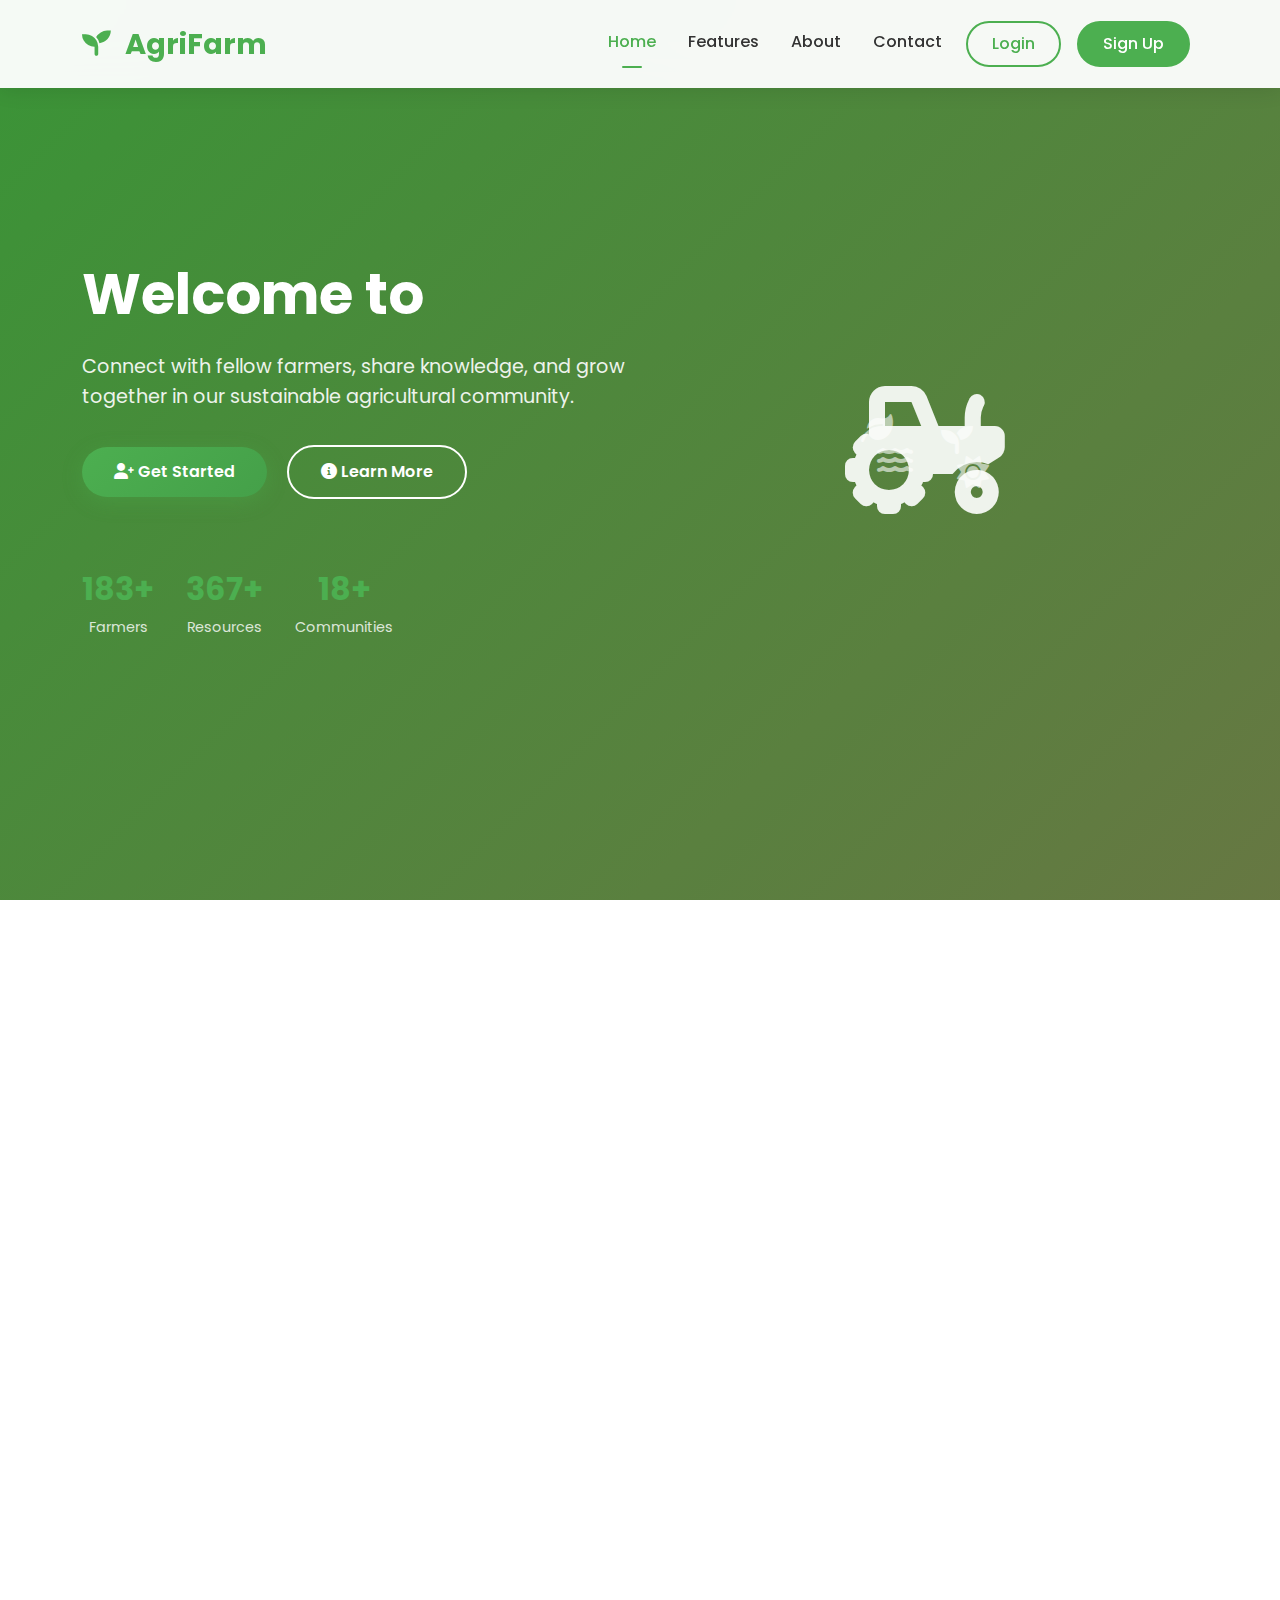
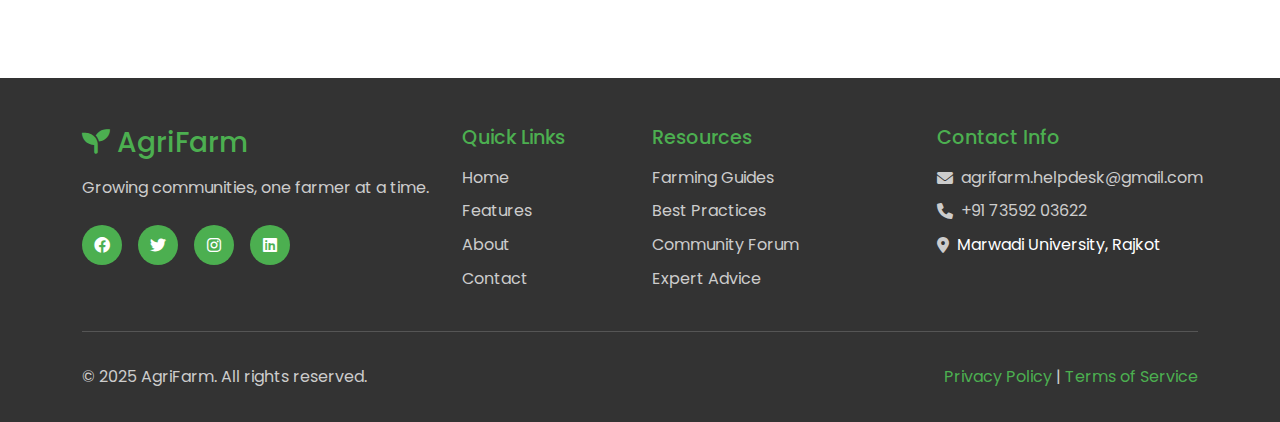
<file: home_pages/index.html>
<!DOCTYPE html>
<html lang="en">
<head>
    <meta charset="UTF-8">
    <meta name="viewport" content="width=device-width, initial-scale=1.0">
    <title>AgriFarm - Home</title>
    <link href="https://cdn.jsdelivr.net/npm/bootstrap@5.3.0/dist/css/bootstrap.min.css" rel="stylesheet">
    <link href="https://fonts.googleapis.com/css2?family=Poppins:wght@300;400;500;600;700&display=swap" rel="stylesheet">
    <link rel="stylesheet" href="https://cdnjs.cloudflare.com/ajax/libs/font-awesome/6.0.0/css/all.min.css">
    <link rel="stylesheet" href="home.css">
</head>
<body>
    <nav class="navbar navbar-expand-lg fixed-top">
        <div class="container">
            <a class="navbar-brand" href="index.html">
                <i class="fas fa-seedling"></i> AgriFarm
            </a>
            <button class="navbar-toggler" type="button" data-bs-toggle="collapse" data-bs-target="#navbarNav">
                <span class="navbar-toggler-icon"></span>
            </button>
            <div class="collapse navbar-collapse" id="navbarNav">
                <ul class="navbar-nav ms-auto">
                    <li class="nav-item">
                        <a class="nav-link active" href="index.html">Home</a>
                    </li>
                    
                    <li class="nav-item">
                        <a class="nav-link" href="features.html">Features</a>
                    </li>
                    <li class="nav-item">
                        <a class="nav-link" href="about.html">About</a>
                    </li>
                    <li class="nav-item">
                        <a class="nav-link" href="contact.html">Contact</a>
                    </li>
                   
                    <li class="nav-item">
                        <a class="nav-link btn-login" href="../buyer_farmer-dashboard/login/Login.html">Login</a>
                    </li>
                    <li class="nav-item">
                        <a class="nav-link btn-signup" href="../buyer_farmer-dashboard/login/Registration.html">Sign Up</a>
                    </li>
                </ul>
            </div>
        </div>
    </nav>

    <section id="home" class="hero">

        <div class="container">
            <div class="row align-items-center min-vh-100">
                <div class="col-lg-6">
                    <div class="hero-content">
                        <h1 class="hero-title">
                            Welcome to <span class="highlight">AgriFarm</span>
                        </h1>
                        <p class="hero-subtitle">
                            Connect with fellow farmers, share knowledge, and grow together in our sustainable agricultural community.
                        </p>
                        <div class="hero-buttons">
                            <a href="../buyer_farmer-dashboard/login/Registration.html" class="btn btn-primary">
                                <i class="fas fa-user-plus"></i> Get Started
                            </a>
                            <a href="features.html" class="btn btn-outline">
                                <i class="fas fa-info-circle"></i> Learn More
                            </a>
                        </div>
                        <div class="hero-stats">
                            <div class="stat-item">
                                <span class="stat-number">500+</span>
                                <span class="stat-label">Farmers</span>
                            </div>
                            <div class="stat-item">
                                <span class="stat-number">1000+</span>
                                <span class="stat-label">Resources</span>
                            </div>
                            <div class="stat-item">
                                <span class="stat-number">50+</span>
                                <span class="stat-label">Communities</span>
                            </div>
                        </div>
                    </div>
                </div>
                <div class="col-lg-6">
                    <div class="hero-image">
                        <div class="image-container">
                            <i class="fas fa-tractor main-icon"></i>
                            <div class="floating-icons">
                                <i class="fas fa-leaf icon-1"></i>
                                <i class="fas fa-seedling icon-2"></i>
                                <i class="fas fa-water icon-3"></i>
                                <i class="fas fa-sun icon-4"></i>
                            </div>
                        </div>
                    </div>
                </div>
            </div>
        </div>
    </section>

    <section id="our-products" class="products-grid">
        <div class="container">
            <div class="section-header text-center">
                <h2>Our Products</h2>
                <p>Explore approved products uploaded by our farmers</p>
            </div>
            <div class="row g-4" id="our-products-list">
            </div>

            <div class="products-ticker mt-4">
                <div class="section-header text-center" style="margin-bottom:1.5rem;">
                    <h3 style="font-size:1.5rem;">Fresh Arrivals</h3>
                </div>
                <div class="ticker-viewport" id="productsTicker">
                    <div class="ticker-track" id="productsTickerTrack">
                        <!-- Edit these cards: replace src and name. Duplicate to add more. -->
                        <div class="ticker-card">
                            <div class="media"><img src="../images/wheat.png" alt="Sample Product 1"></div>
                            <div class="body">Wheat</div>
                        </div>
                        <div class="ticker-card">
                            <div class="media"><img src="../images/rice.png" alt="Sample Product 2"></div>
                            <div class="body">Rice</div>
                        </div>
                        <div class="ticker-card">
                            <div class="media"><img src="../images/juvar.png" alt="Sample Product 3"></div>
                            <div class="body">Juvar </div>
                        </div>

                        <div class="ticker-card">
                            <div class="media"><img src="../images/juvar.png" alt="Sample Product 3"></div>
                            <div class="body">Juvar </div>
                        </div>
                    </div>
                </div>
            </div>

            <div class="product-shelf mt-5">
                <div class="section-header d-flex align-items-center justify-content-between">
                    <h3 style="font-size:1.6rem; margin:0;">Top Deals</h3>
                    <div class="shelf-controls">
                        <button class="shelf-btn prev" id="shelfPrev" aria-label="Previous"><i class="fas fa-chevron-left"></i></button>
                        <button class="shelf-btn next" id="shelfNext" aria-label="Next"><i class="fas fa-chevron-right"></i></button>
                    </div>
                </div>
                <div class="shelf-viewport" id="dealShelf">
                    <div class="shelf-track" id="dealShelfTrack">
                        <!-- Cards will be injected from products_api.php -->
                    </div>
                </div>
            </div>
        </div>
    </section>

    <footer class="footer">
        <div class="container">
            <div class="row">
                <div class="col-lg-4">
                    <div class="footer-brand">
                        <h3><i class="fas fa-seedling"></i> AgriFarm</h3>
                        <p>Growing communities, one farmer at a time.</p>
                        <div class="social-links">
                            <a href="https://www.facebook.com/share/1HkR8s369g/"><i class="fab fa-facebook"></i></a>
                            <a href="https://x.com/FarmAgri92459"><i class="fab fa-twitter"></i></a>
                            <a href="https://www.instagram.com/agri_farm.2025?igsh=MXJzNXpqMTY2N241OA=="><i class="fab fa-instagram"></i></a>
                            <a href="https://www.linkedin.com/in/agri-farm-13820139a?utm_source=share&utm_campaign=share_via&utm_content=profile&utm_medium=android_app"><i class="fab fa-linkedin"></i></a>
                        </div>
                    </div>
                </div>
                <div class="col-lg-2">
                    <h4>Quick Links</h4>
                    <ul class="footer-links">
                        <li><a href="index.html">Home</a></li>
                        <li><a href="features.html">Features</a></li>
                        <li><a href="about.html">About</a></li>
                        <li><a href="contact.html">Contact</a></li>
                    </ul>
                </div>
                <div class="col-lg-3">
                    <h4>Resources</h4>
                    <ul class="footer-links">
                        <li><a href="#">Farming Guides</a></li>
                        <li><a href="#">Best Practices</a></li>
                        <li><a href="#">Community Forum</a></li>
                        <li><a href="#">Expert Advice</a></li>
                    </ul>
                </div>
                <div class="col-lg-3">
                    <h4>Contact Info</h4>
                    <div class="contact-info">
                        <p><i class="fas fa-envelope"></i> agrifarm.helpdesk@gmail.com</p>
                        <p><i class="fas fa-phone"></i> +91 73592 03622</p>
                        <p><i class="fas fa-map-marker-alt"></i><a href="https://www.google.com/maps/dir/?api=1&destination=Marwadi+University+Rajkot+Morbi+Road+Gujarat+India" style=" text-decoration: none;color: white;"> Marwadi University, Rajkot</a></p>
                    </div>
                </div>
            </div>
            <div class="footer-bottom">
                <div class="row">
                    <div class="col-md-6">
                        <p>&copy; 2025 AgriFarm. All rights reserved.</p>
                    </div>
                    <div class="col-md-6 text-end">
                        <p><a href="#">Privacy Policy</a> | <a href="#">Terms of Service</a></p>
                    </div>
                </div>
            </div>
        </div>
    </footer>

    <script src="https://cdn.jsdelivr.net/npm/bootstrap@5.3.0/dist/js/bootstrap.bundle.min.js"></script>
    <script src="home.js"></script>
</body>
</html>
</file>
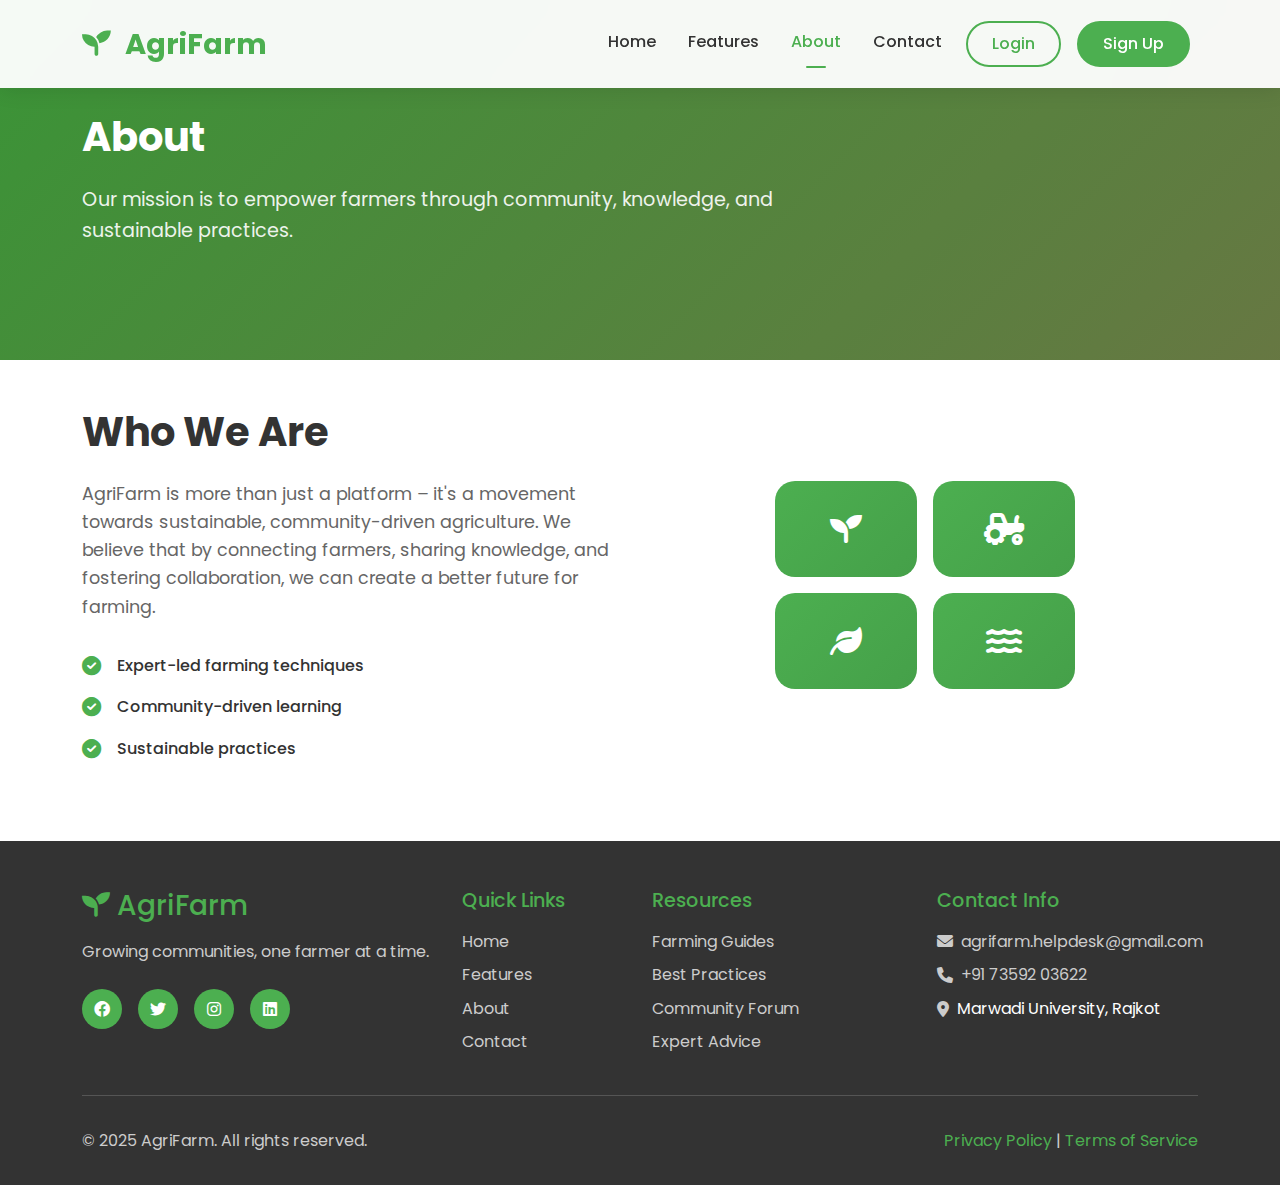
<file: home_pages/about.html>
<!DOCTYPE html>
<html lang="en">
<head>
    <meta charset="UTF-8">
    <meta name="viewport" content="width=device-width, initial-scale=1.0">
    <title>AgriFarm - About</title>
    <link href="https://cdn.jsdelivr.net/npm/bootstrap@5.3.0/dist/css/bootstrap.min.css" rel="stylesheet">
    <link href="https://fonts.googleapis.com/css2?family=Poppins:wght@300;400;500;600;700&display=swap" rel="stylesheet">
    <link rel="stylesheet" href="https://cdnjs.cloudflare.com/ajax/libs/font-awesome/6.0.0/css/all.min.css">
    <link rel="stylesheet" href="home.css">
</head>
<body>
    <nav class="navbar navbar-expand-lg fixed-top">
        <div class="container">
            <a class="navbar-brand" href="index.html">
                <i class="fas fa-seedling"></i> AgriFarm
            </a>
            <button class="navbar-toggler" type="button" data-bs-toggle="collapse" data-bs-target="#navbarNav">
                <span class="navbar-toggler-icon"></span>
            </button>
            <div class="collapse navbar-collapse" id="navbarNav">
                <ul class="navbar-nav ms-auto">
                    <li class="nav-item">
                        <a class="nav-link" href="index.html">Home</a>
                    </li>
                    <li class="nav-item">
                        <a class="nav-link" href="features.html">Features</a>
                    </li>
                    <li class="nav-item">
                        <a class="nav-link active" href="about.html">About</a>
                    </li>
                    <li class="nav-item">
                        <a class="nav-link" href="contact.html">Contact</a>
                    </li>
                    <li class="nav-item">
                        <a class="nav-link btn-login" href="../buyer_farmer-dashboard/login/Login.html">Login</a>
                    </li>
                    <li class="nav-item">
                        <a class="nav-link btn-signup" href="../buyer_farmer-dashboard/login/Registration.html">Sign Up</a>
                    </li>
                </ul>
            </div>
        </div>
    </nav>

    <section class="hero" style="min-height: 40vh; padding: 6rem 0 4rem;">
        <div class="container">
            <div class="row align-items-center">
                <div class="col-lg-8">
                    <div class="hero-content">
                        <h1 class="hero-title" style="font-size: 2.5rem;">
                            About <span class="highlight">AgriFarm</span>
                        </h1>
                        <p class="hero-subtitle">Our mission is to empower farmers through community, knowledge, and sustainable practices.</p>
                    </div>
                </div>
            </div>
        </div>
    </section>

    <section class="about" style="padding-top: 3rem;">
        <div class="container">
            <div class="row align-items-center">
                <div class="col-lg-6">
                    <div class="about-content">
                        <h2>Who We Are</h2>
                        <p>AgriFarm is more than just a platform – it's a movement towards sustainable, community-driven agriculture. We believe that by connecting farmers, sharing knowledge, and fostering collaboration, we can create a better future for farming.</p>
                        <div class="about-features">
                            <div class="about-feature">
                                <i class="fas fa-check-circle"></i>
                                <span>Expert-led farming techniques</span>
                            </div>
                            <div class="about-feature">
                                <i class="fas fa-check-circle"></i>
                                <span>Community-driven learning</span>
                            </div>
                            <div class="about-feature">
                                <i class="fas fa-check-circle"></i>
                                <span>Sustainable practices</span>
                            </div>
                        </div>
                    </div>
                </div>
                <div class="col-lg-6">
                    <div class="about-image">
                        <div class="image-grid">
                            <div class="grid-item"><i class="fas fa-seedling"></i></div>
                            <div class="grid-item"><i class="fas fa-tractor"></i></div>
                            <div class="grid-item"><i class="fas fa-leaf"></i></div>
                            <div class="grid-item"><i class="fas fa-water"></i></div>
                        </div>
                    </div>
                </div>
            </div>
        </div>
    </section>

    <footer class="footer">
        <div class="container">
            <div class="row">
                <div class="col-lg-4">
                    <div class="footer-brand">
                        <h3><i class="fas fa-seedling"></i> AgriFarm</h3>
                        <p>Growing communities, one farmer at a time.</p>
                        <div class="social-links">
                            <a href="https://www.facebook.com/share/1HkR8s369g/"><i class="fab fa-facebook"></i></a>
                            <a href="https://x.com/FarmAgri92459"><i class="fab fa-twitter"></i></a>
                            <a href="https://www.instagram.com/agri_farm.2025?igsh=MXJzNXpqMTY2N241OA=="><i class="fab fa-instagram"></i></a>
                            <a href="https://www.linkedin.com/in/agri-farm-13820139a?utm_source=share&utm_campaign=share_via&utm_content=profile&utm_medium=android_app"><i class="fab fa-linkedin"></i></a>
                        </div>
                    </div>
                </div>
                <div class="col-lg-2">
                    <h4>Quick Links</h4>
                    <ul class="footer-links">
                        <li><a href="index.html">Home</a></li>
                        <li><a href="features.html">Features</a></li>
                        <li><a href="about.html">About</a></li>
                        <li><a href="contact.html">Contact</a></li>
                    </ul>
                </div>
                <div class="col-lg-3">
                    <h4>Resources</h4>
                    <ul class="footer-links">
                        <li><a href="#">Farming Guides</a></li>
                        <li><a href="#">Best Practices</a></li>
                        <li><a href="#">Community Forum</a></li>
                        <li><a href="#">Expert Advice</a></li>
                    </ul>
                </div>
                <div class="col-lg-3">
                    <h4>Contact Info</h4>
                    <div class="contact-info">
                        <p><i class="fas fa-envelope"></i> agrifarm.helpdesk@gmail.com</p>
                        <p><i class="fas fa-phone"></i> +91 73592 03622</p>
                        <p><i class="fas fa-map-marker-alt"></i><a href="https://www.google.com/maps/dir/?api=1&destination=Marwadi+University+Rajkot+Morbi+Road+Gujarat+India" style=" text-decoration: none;color: white;"> Marwadi University, Rajkot</a></p>
                    </div>
                </div>
            </div>
            <div class="footer-bottom">
                <div class="row">
                    <div class="col-md-6">
                        <p>&copy; 2025 AgriFarm. All rights reserved.</p>
                    </div>
                    <div class="col-md-6 text-end">
                        <p><a href="#">Privacy Policy</a> | <a href="#">Terms of Service</a></p>
                    </div>
                </div>
            </div>
        </div>
    </footer>

    <script src="https://cdn.jsdelivr.net/npm/bootstrap@5.3.0/dist/js/bootstrap.bundle.min.js"></script>
    <script src="home.js"></script>
</body>
</html>
</file>
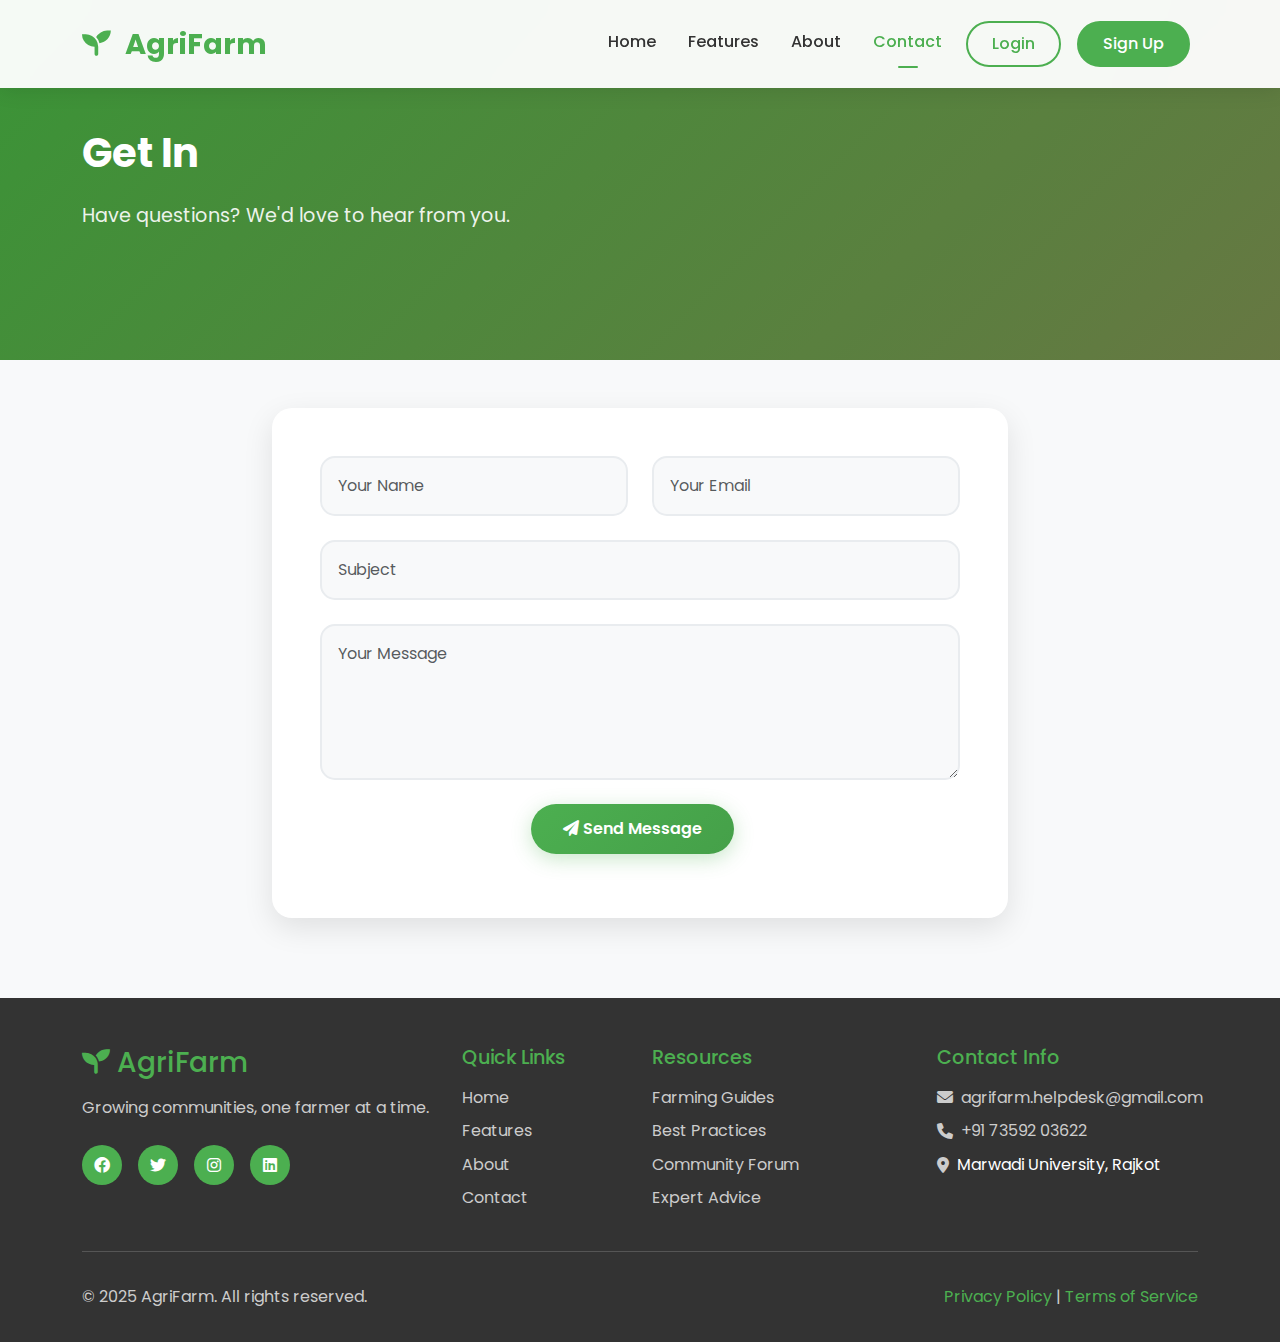
<file: home_pages/contact.html>
<!DOCTYPE html>
<html lang="en">
<head>
    <meta charset="UTF-8">
    <meta name="viewport" content="width=device-width, initial-scale=1.0">
    <title>AgriFarm - Contact</title>
    <link href="https://cdn.jsdelivr.net/npm/bootstrap@5.3.0/dist/css/bootstrap.min.css" rel="stylesheet">
    <link href="https://fonts.googleapis.com/css2?family=Poppins:wght@300;400;500;600;700&display=swap" rel="stylesheet">
    <link rel="stylesheet" href="https://cdnjs.cloudflare.com/ajax/libs/font-awesome/6.0.0/css/all.min.css">
    <link rel="stylesheet" href="home.css">
</head>
<body>
    <nav class="navbar navbar-expand-lg fixed-top">
        <div class="container">
            <a class="navbar-brand" href="index.html">
                <i class="fas fa-seedling"></i> AgriFarm
            </a>
            <button class="navbar-toggler" type="button" data-bs-toggle="collapse" data-bs-target="#navbarNav">
                <span class="navbar-toggler-icon"></span>
            </button>
            <div class="collapse navbar-collapse" id="navbarNav">
                <ul class="navbar-nav ms-auto">
                    <li class="nav-item">
                        <a class="nav-link" href="index.html">Home</a>
                    </li>
                    <li class="nav-item">
                        <a class="nav-link" href="features.html">Features</a>
                    </li>
                    <li class="nav-item">
                        <a class="nav-link" href="about.html">About</a>
                    </li>
                    <li class="nav-item">
                        <a class="nav-link active" href="contact.html">Contact</a>
                    </li>
                  <li class="nav-item">
                        <a class="nav-link btn-login" href="../buyer_farmer-dashboard/login/Login.html">Login</a>
                    </li>
                    <li class="nav-item">
                        <a class="nav-link btn-signup" href="../buyer_farmer-dashboard/login/Registration.html">Sign Up</a>
                    </li>
                </ul>
            </div>
        </div>
    </nav>

    <section class="hero" style="min-height: 40vh; padding: 6rem 0 4rem;">
        <div class="container">
            <div class="row align-items-center">
                <div class="col-lg-8">
                    <div class="hero-content">
                        <h1 class="hero-title" style="font-size: 2.5rem;">
                            Get In <span class="highlight">Touch</span>
                        </h1>
                        <p class="hero-subtitle">Have questions? We'd love to hear from you.</p>
                    </div>
                </div>
            </div>
        </div>
    </section>

    <section class="contact" style="padding-top: 3rem;">
        <div class="container">
            <div class="row justify-content-center">
                <div class="col-lg-8">
                    <div class="contact-form">
                        <form>
                            <div class="row">
                                <div class="col-md-6">
                                    <div class="form-group">
                                        <input type="text" class="form-control" placeholder="Your Name" required>
                                    </div>
                                </div>
                                <div class="col-md-6">
                                    <div class="form-group">
                                        <input type="email" class="form-control" placeholder="Your Email" required>
                                    </div>
                                </div>
                            </div>
                            <div class="form-group">
                                <input type="text" class="form-control" placeholder="Subject" required>
                            </div>
                            <div class="form-group">
                                <textarea class="form-control" rows="5" placeholder="Your Message" required></textarea>
                            </div>
                            <div class="text-center">
                                <button type="submit" class="btn btn-primary">
                                    <i class="fas fa-paper-plane"></i> Send Message
                                </button>
                            </div>
                        </form>
                    </div>
                </div>
            </div>
        </div>
    </section>

    <footer class="footer">
        <div class="container">
            <div class="row">
                <div class="col-lg-4">
                    <div class="footer-brand">
                        <h3><i class="fas fa-seedling"></i> AgriFarm</h3>
                        <p>Growing communities, one farmer at a time.</p>
                        <div class="social-links">
                            <a href="https://www.facebook.com/share/1HkR8s369g/"><i class="fab fa-facebook"></i></a>
                            <a href="https://x.com/FarmAgri92459"><i class="fab fa-twitter"></i></a>
                            <a href="https://www.instagram.com/agri_farm.2025?igsh=MXJzNXpqMTY2N241OA=="><i class="fab fa-instagram"></i></a>
                            <a href="https://www.linkedin.com/in/agri-farm-13820139a?utm_source=share&utm_campaign=share_via&utm_content=profile&utm_medium=android_app"><i class="fab fa-linkedin"></i></a>
                        </div>
                    </div>
                </div>
                <div class="col-lg-2">
                    <h4>Quick Links</h4>
                    <ul class="footer-links">
                        <li><a href="index.html">Home</a></li>
                        <li><a href="features.html">Features</a></li>
                        <li><a href="about.html">About</a></li>
                        <li><a href="contact.html">Contact</a></li>
                    </ul>
                </div>
                <div class="col-lg-3">
                    <h4>Resources</h4>
                    <ul class="footer-links">
                        <li><a href="#">Farming Guides</a></li>
                        <li><a href="#">Best Practices</a></li>
                        <li><a href="#">Community Forum</a></li>
                        <li><a href="#">Expert Advice</a></li>
                    </ul>
                </div>
                <div class="col-lg-3">
                    <h4>Contact Info</h4>
                    <div class="contact-info">
                        <p><i class="fas fa-envelope"></i> agrifarm.helpdesk@gmail.com</p>
                        <p><i class="fas fa-phone"></i> +91 73592 03622</p>
                        <p id="map"><i class="fas fa-map-marker-alt"></i><a href="https://www.google.com/maps/dir/?api=1&destination=Marwadi+University+Rajkot+Morbi+Road+Gujarat+India" style=" text-decoration: none;color: white;"> Marwadi University, Rajkot</a></p>
                    </div>
                </div>
            </div>
            <div class="footer-bottom">
                <div class="row">
                    <div class="col-md-6">
                        <p>&copy; 2025 AgriFarm. All rights reserved.</p>
                    </div>
                    <div class="col-md-6 text-end">
                        <p><a href="#">Privacy Policy</a> | <a href="#">Terms of Service</a></p>
                    </div>
                </div>
            </div>
        </div>
    </footer>

    <script src="https://cdn.jsdelivr.net/npm/bootstrap@5.3.0/dist/js/bootstrap.bundle.min.js"></script>
    <script src="home.js"></script>
</body>
</html>
</file>
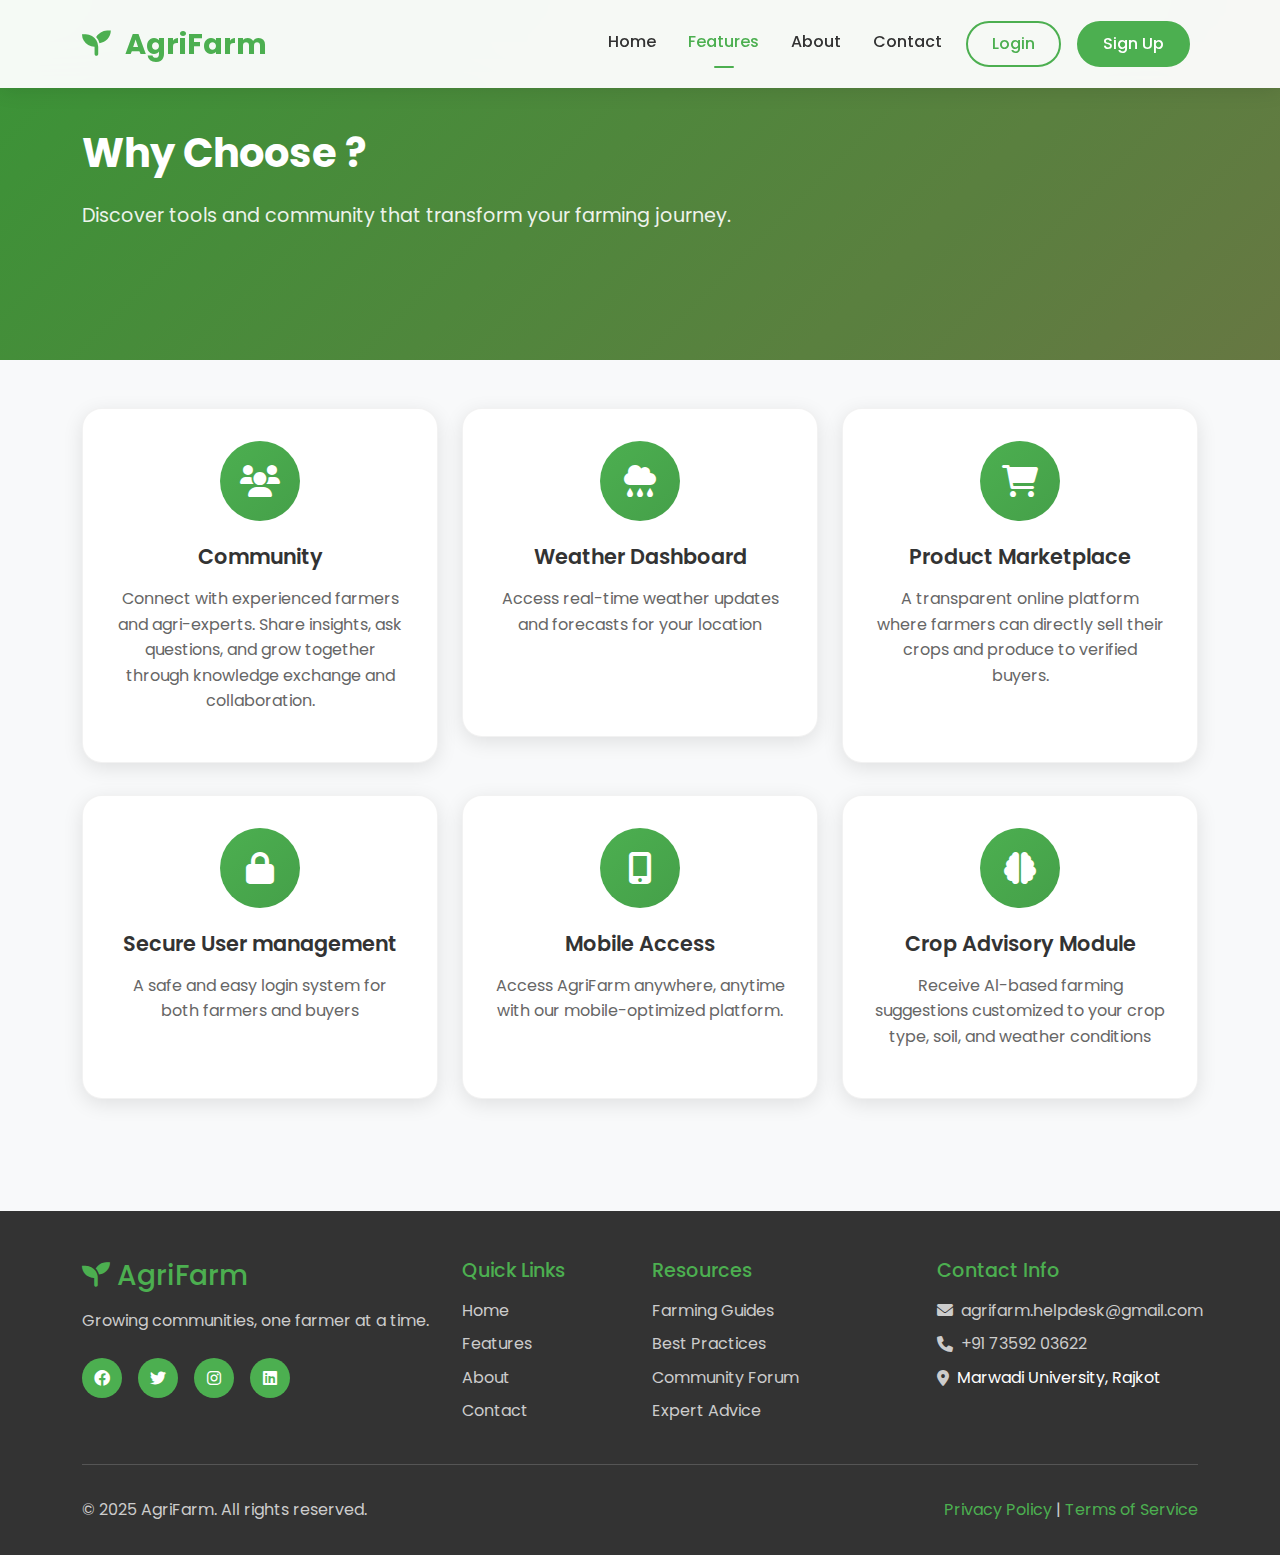
<file: home_pages/features.html>
<!DOCTYPE html>
<html lang="en">
<head>
    <meta charset="UTF-8">
    <meta name="viewport" content="width=device-width, initial-scale=1.0">
    <title>AgriFarm - Features</title>
    <link href="https://cdn.jsdelivr.net/npm/bootstrap@5.3.0/dist/css/bootstrap.min.css" rel="stylesheet">
    <link href="https://fonts.googleapis.com/css2?family=Poppins:wght@300;400;500;600;700&display=swap" rel="stylesheet">
    <link rel="stylesheet" href="https://cdnjs.cloudflare.com/ajax/libs/font-awesome/6.0.0/css/all.min.css">
    <link rel="stylesheet" href="home.css">
</head>
<body>
    <nav class="navbar navbar-expand-lg fixed-top">
        <div class="container">
            <a class="navbar-brand" href="index.html">
                <i class="fas fa-seedling"></i> AgriFarm
            </a>
            <button class="navbar-toggler" type="button" data-bs-toggle="collapse" data-bs-target="#navbarNav">
                <span class="navbar-toggler-icon"></span>
            </button>
            <div class="collapse navbar-collapse" id="navbarNav">
                <ul class="navbar-nav ms-auto">
                    <li class="nav-item">
                        <a class="nav-link" href="index.html">Home</a>
                    </li>
                    <li class="nav-item">
                        <a class="nav-link active" href="features.html">Features</a>
                    </li>
                    <li class="nav-item">
                        <a class="nav-link" href="about.html">About</a>
                    </li>
                    <li class="nav-item">
                        <a class="nav-link" href="contact.html">Contact</a>
                    </li>
                    <li class="nav-item">
                        <a class="nav-link btn-login" href="../buyer_farmer-dashboard/login/Login.html">Login</a>
                    </li>
                    <li class="nav-item">
                        <a class="nav-link btn-signup" href="../buyer_farmer-dashboard/login/Registration.html">Sign Up</a>
                    </li>
                </ul>
            </div>
        </div>
    </nav>

    <section class="hero" style="min-height: 40vh; padding: 6rem 0 4rem;">
        <div class="container">
            <div class="row align-items-center">
                <div class="col-lg-8">
                    <div class="hero-content">
                        <h1 class="hero-title" style="font-size: 2.5rem;">
                            Why Choose <span class="highlight">AgriFarm</span>?
                        </h1>
                        <p class="hero-subtitle">Discover tools and community that transform your farming journey.</p>
                    </div>
                </div>
            </div>
        </div>
    </section>

    <section class="features" style="padding-top: 3rem;">
        <div class="container">
            <div class="row">
                <div class="col-lg-4 col-md-6">
                    <div class="feature-card">
                        <div class="feature-icon"><i class="fas fa-users"></i></div>
                        <h3>Community</h3>
                        <p>Connect with experienced farmers and agri-experts. Share insights, ask questions, and grow together through knowledge exchange and collaboration.</p>
                    </div>
                </div>
                <div class="col-lg-4 col-md-6">
                    <div class="feature-card">
                        <div class="feature-icon"><i class="fas fa-cloud-rain"></i></div>
                        <h3>Weather Dashboard</h3>
                        <p>Access real-time weather updates and forecasts for your location</p><br><br>
                    </div>
                </div>
                <div class="col-lg-4 col-md-6">
                    <div class="feature-card">
                        <div class="feature-icon"><i class="fa-solid fa-cart-shopping"></i></div>
                        <h3>Product Marketplace</h3>
                        <p>A transparent online platform where farmers can directly sell their crops and produce to verified buyers.</p><br>
                    </div>
                </div>
                <div class="col-lg-4 col-md-6">
                    <div class="feature-card">
                        <div class="feature-icon"><i class="fas fa-lock"></i></div>
                        <h3>Secure User management</h3>
                        <p>A safe and easy login system for both farmers and buyers</p><br>
                    </div>
                </div>
                <div class="col-lg-4 col-md-6">
                    <div class="feature-card">
                        <div class="feature-icon"><i class="fas fa-mobile-alt"></i></div>
                        <h3>Mobile Access</h3>
                        <p>Access AgriFarm anywhere, anytime with our mobile-optimized platform.</p><br>
                    </div>
                </div>
                <div class="col-lg-4 col-md-6">
                    <div class="feature-card">
                        <div class="feature-icon"><i class="fas fa-brain"></i></div>
                        <h3>Crop Advisory Module</h3>
                        <p>Receive Al-based farming suggestions customized to your crop type, soil, and weather conditions</p>
                    </div>
                </div>
            </div>
        </div>
    </section>

    <footer class="footer">
        <div class="container">
            <div class="row">
                <div class="col-lg-4">
                    <div class="footer-brand">
                        <h3><i class="fas fa-seedling"></i> AgriFarm</h3>
                        <p>Growing communities, one farmer at a time.</p>
                        <div class="social-links">
                            <a href="https://www.facebook.com/share/1HkR8s369g/"><i class="fab fa-facebook"></i></a>
                            <a href="https://x.com/FarmAgri92459"><i class="fab fa-twitter"></i></a>
                            <a href="https://www.instagram.com/agri_farm.2025?igsh=MXJzNXpqMTY2N241OA=="><i class="fab fa-instagram"></i></a>
                            <a href="https://www.linkedin.com/in/agri-farm-13820139a?utm_source=share&utm_campaign=share_via&utm_content=profile&utm_medium=android_app"><i class="fab fa-linkedin"></i></a>
                        </div>
                    </div>
                </div>
                <div class="col-lg-2">
                    <h4>Quick Links</h4>
                    <ul class="footer-links">
                        <li><a href="index.html">Home</a></li>
                        <li><a href="features.html">Features</a></li>
                        <li><a href="about.html">About</a></li>
                        <li><a href="contact.html">Contact</a></li>
                    </ul>
                </div>
                <div class="col-lg-3">
                    <h4>Resources</h4>
                    <ul class="footer-links">
                        <li><a href="#">Farming Guides</a></li>
                        <li><a href="#">Best Practices</a></li>
                        <li><a href="#">Community Forum</a></li>
                        <li><a href="#">Expert Advice</a></li>
                    </ul>
                </div>
                <div class="col-lg-3">
                    <h4>Contact Info</h4>
                    <div class="contact-info">
                        <p><i class="fas fa-envelope"></i> agrifarm.helpdesk@gmail.com</p>
                        <p><i class="fas fa-phone"></i> +91 73592 03622</p>
                        <p><i class="fas fa-map-marker-alt"></i><a href="https://www.google.com/maps/dir/?api=1&destination=Marwadi+University+Rajkot+Morbi+Road+Gujarat+India" style=" text-decoration: none;color: white;"> Marwadi University, Rajkot</a></p>
                    </div>
                </div>
            </div>
            <div class="footer-bottom">
                <div class="row">
                    <div class="col-md-6">
                        <p>&copy; 2025 AgriFarm. All rights reserved.</p>
                    </div>
                    <div class="col-md-6 text-end">
                        <p><a href="#">Privacy Policy</a> | <a href="#">Terms of Service</a></p>
                    </div>
                </div>
            </div>
        </div>
    </footer>

    <script src="https://cdn.jsdelivr.net/npm/bootstrap@5.3.0/dist/js/bootstrap.bundle.min.js"></script>
    <script src="home.js"></script>
</body>
</html>
</file>
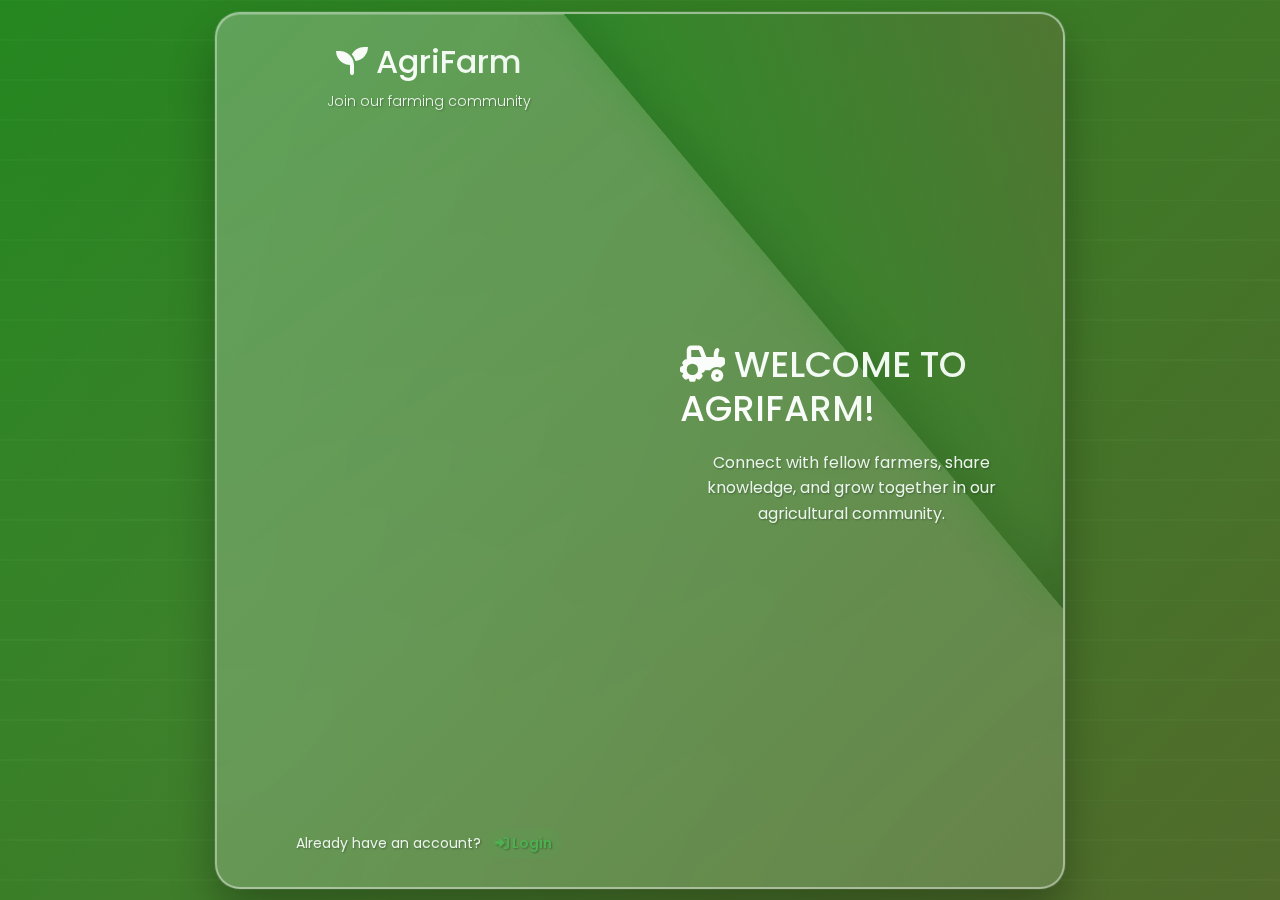
<file: buyer_farmer-dashboard/login/Registration.html>
<!DOCTYPE html>
<html lang="en">

<head>
  <meta charset="UTF-8" />
  <meta name="viewport" content="width=device-width, initial-scale=1.0" />
  <title>AgriFarm - Sign Up</title>
  <link href="https://cdn.jsdelivr.net/npm/bootstrap@5.3.0/dist/css/bootstrap.min.css" rel="stylesheet" />
  <link rel="stylesheet" href="Registration.css" />
  <link href="https://fonts.googleapis.com/css2?family=Poppins:wght@300;400;500;600;700&display=swap" rel="stylesheet">
  <link rel="stylesheet" href="https://cdnjs.cloudflare.com/ajax/libs/font-awesome/6.0.0/css/all.min.css">
  <script src="Registration.js"></script>
  <style>
    .password-box { position: relative; }
    .toggle-password {
      position: absolute;
      right: 12px;
      top: 50%;
      transform: translateY(-50%);
      background: none;
      border: none;
      color: #ff0000;
      font-weight: 600;
      cursor: pointer;
      padding: 4px 6px;
    }
  </style>

</head>

<body>

  <div class="container">
    <div class="curved-shape"></div>

    <div class="form-box Sign-up">
      <br><br>
      <h2><i class="fas fa-seedling"></i>  AgriFarm</h2>
      <p class="subtitle">Join our farming community</p>

      <form id="signupForm" action="Registration.php" method="POST" novalidate>
        <div class="input-box">
          <input type="text" id="username" name="username" required />
          <label for="username"><i class="fas fa-user"></i> Username</label>
          <div class="error" id="usernameError"></div>
        </div>

        <div class="input-box">
          <input type="email" id="email" name="email" required />
          <label for="email"><i class="fas fa-envelope"></i> Email</label>
          <div class="error" id="emailError"></div>
        </div>

        <div class="input-box">
          <input type="tel" id="mobile" name="mobile_number" pattern="[+]?[0-9\s]{10,15}" required />
          <label for="mobile"><i class="fas fa-phone"></i> Mobile Number </label>
          <div class="error" id="mobileError"></div>
        </div>

        <div class="input-box">
          <select id="userType" name="role" required>
            <option value="" disabled selected hidden>Select user type</option>
            <option value="farmer">Farmer</option>
            <option value="buyer">Buyer</option>
          </select>
          <label for="userType"><i class="fas fa-users"></i> User Type</label>
          <div class="error" id="userTypeError"></div>
        </div>

        <div class="input-box password-box">
          <input type="password" id="password" name="password" required />
          <label for="password"><i class="fas fa-lock"></i> Password</label>
          <button type="button" class="toggle-password" data-target="password" aria-label="Show password"><i class="fas fa-eye"></i></button>
          <div class="error" id="passwordError"></div>
        </div>

        <div class="input-box password-box">
          <input type="password" id="confirm-password" name="confirm_password" required />
          <label for="confirm-password"><i class="fas fa-lock"></i> Confirm Password</label>
          <button type="button" class="toggle-password" data-target="confirm-password" aria-label="Show password"><i class="fas fa-eye"></i></button>
          <div class="error" id="confirmPasswordError"></div>
        </div>

        <div id="otpSection" class="input-box" style="display: none;">
          <input type="text" id="otpInput" maxlength="6" inputmode="numeric" autocomplete="one-time-code" />
          <label for="otpInput"><i class="fas fa-shield-alt"></i> Enter OTP</label>
          <div class="error" id="otpError"></div>
        </div>

        <div class="input-box">
          <button class="btn" type="submit">
            <i class="fas fa-user-plus"></i> Sign up
          </button>
        </div>

        <div class="regi-link">
          <br>
          <p>Already have an account? <a href="Login.html"><i class="fas fa-sign-in-alt"></i> Login</a></p>
        </div>
      </form>
    </div>

    <div class="info-content Sign-up">
      <h2><i class="fas fa-tractor"></i> Welcome to AgriFarm!</h2>
      <p class="info-text">Connect with fellow farmers, share knowledge, and grow together in our agricultural
        community.</p>
    </div>
  </div>

</body>

</html>
</file>
<file: home_pages/home.css>
:root {
    --ag-green: #4CAF50;
    --ag-green-2: #2e7d32;
    --ag-accent: #8BC34A;
    --ag-dark: #263238;
    --ag-muted: #607D8B;
    --ag-bg: #f5f7f8;
}
* {
    margin: 0;
    padding: 0;
    box-sizing: border-box;
}

body {
    font-family: 'Poppins', sans-serif;
    line-height: 1.6;
    color: #333;
    overflow-x: hidden;
}

.navbar {
    background: rgba(255, 255, 255, 0.95);
    backdrop-filter: blur(20px);
    padding: 1rem 0;
    transition: all 0.3s ease;
    box-shadow: 0 2px 20px rgba(0, 0, 0, 0.1);
}

.navbar-brand {
    font-size: 1.8rem;
    font-weight: 700;
    color: #4CAF50 !important;
    text-decoration: none;
}

.navbar-brand i {
    margin-right: 0.5rem;
}

.nav-link {
    color: #333 !important;
    font-weight: 500;
    margin: 0 0.5rem;
    transition: all 0.3s ease;
    position: relative;
}

.nav-link:hover {
    color: #4CAF50 !important;
}

.nav-link.active {
    color: #4CAF50 !important;
}

.nav-link.active::after {
    content: '';
    position: absolute;
    bottom: -5px;
    left: 50%;
    transform: translateX(-50%);
    width: 20px;
    height: 2px;
    background: #4CAF50;
    border-radius: 1px;
}

.btn-login, .btn-signup {
    padding: 0.5rem 1.5rem !important;
    border-radius: 25px;
    margin-left: 0.5rem;
    transition: all 0.3s ease;
}

.btn-login {
    background: transparent;
    border: 2px solid #4CAF50;
    color: #4CAF50 !important;
}

.btn-login:hover {
    background: #4CAF50;
    color: white !important;
}

.btn-signup {
    background: #4CAF50;
    color: white !important;
    border: 2px solid #4CAF50;
}

.btn-signup:hover {
    background: #45a049;
    border-color: #45a049;
    transform: translateY(-2px);
    box-shadow: 0 5px 15px rgba(76, 175, 80, 0.3);
}

.hero {
    background: linear-gradient(135deg, rgba(34, 139, 34, 0.9) 0%, rgba(85, 107, 47, 0.9) 100%);
    min-height: 100vh;
    display: flex;
    align-items: center;
    position: relative;
    overflow: hidden;
}

.hero::before {
    content: '';
    position: absolute;
    top: 0;
    left: 0;
    width: 100%;
    height: 100%;
    background: 
        url('data:image/svg+xml,<svg xmlns="http://www.w3.org/2000/svg" viewBox="0 0 100 100"><defs><pattern id="soil" patternUnits="userSpaceOnUse" width="50" height="50"><rect width="50" height="50" fill="rgba(139,69,19,0.1)"/><circle cx="25" cy="25" r="1" fill="rgba(160,82,45,0.2)"/><circle cx="10" cy="10" r="0.5" fill="rgba(139,69,19,0.15)"/><circle cx="40" cy="40" r="0.8" fill="rgba(160,82,45,0.18)"/></pattern></defs><rect width="100%" height="100%" fill="url(%23soil)"/></svg>');
    background-size: 50px 50px;
    opacity: 0.3;
    z-index: 1;
}

.hero-content {
    position: relative;
    z-index: 2;
    color: white;
}

.hero-title {
    font-size: 3.5rem;
    font-weight: 700;
    margin-bottom: 1.5rem;
    line-height: 1.2;
}

.hero-title .highlight {
    background: linear-gradient(45deg, #ffffff, #e8f5e8);
    -webkit-background-clip: text;
    -webkit-text-fill-color: transparent;
    background-clip: text;
}

.hero-subtitle {
    font-size: 1.2rem;
    margin-bottom: 2rem;
    opacity: 0.9;
    line-height: 1.6;
}

.hero-buttons {
    margin-bottom: 3rem;
}

.btn {
    padding: 0.8rem 2rem;
    border-radius: 30px;
    font-weight: 600;
    text-decoration: none;
    display: inline-block;
    margin-right: 1rem;
    margin-bottom: 1rem;
    transition: all 0.3s ease;
    border: none;
    cursor: pointer;
}

.btn-primary {
    background: linear-gradient(135deg, #4CAF50, #45a049);
    color: white;
    box-shadow: 0 5px 20px rgba(76, 175, 80, 0.3);
}

.btn-primary:hover {
    transform: translateY(-3px);
    box-shadow: 0 8px 25px rgba(76, 175, 80, 0.4);
    color: white;
}

.btn-outline {
    background: transparent;
    color: white;
    border: 2px solid white;
}

.btn-outline:hover {
    background: white;
    color: #4CAF50;
    transform: translateY(-3px);
}

.hero-stats {
    display: flex;
    gap: 2rem;
    flex-wrap: wrap;
}

.stat-item {
    text-align: center;
}

.stat-number {
    display: block;
    font-size: 2rem;
    font-weight: 700;
    color: #4CAF50;
}

.stat-label {
    font-size: 0.9rem;
    opacity: 0.8;
}

.hero-image {
    position: relative;
    z-index: 2;
    text-align: center;
}

.image-container {
    position: relative;
    display: inline-block;
}

.main-icon {
    font-size: 8rem;
    color: rgba(255, 255, 255, 0.9);
    animation: float 3s ease-in-out infinite;
}

.floating-icons {
    position: absolute;
    top: 0;
    left: 0;
    width: 100%;
    height: 100%;
}

.floating-icons i {
    position: absolute;
    font-size: 2rem;
    color: rgba(255, 255, 255, 0.6);
    animation: float 4s ease-in-out infinite;
}

.icon-1 { top: 20%; left: 10%; animation-delay: 0s; }
.icon-2 { top: 30%; right: 20%; animation-delay: 1s; }
.icon-3 { bottom: 30%; left: 20%; animation-delay: 2s; }
.icon-4 { bottom: 20%; right: 10%; animation-delay: 3s; }

@keyframes float {
    0%, 100% { transform: translateY(0px); }
    50% { transform: translateY(-20px); }
}

.floating-elements {
    position: absolute;
    top: 0;
    left: 0;
    width: 100%;
    height: 100%;
    pointer-events: none;
    z-index: 1;
}

.floating-element {
    position: absolute;
    font-size: 2rem;
    opacity: 0.1;
    animation: float 6s ease-in-out infinite;
}

.floating-element:nth-child(1) { top: 10%; left: 10%; animation-delay: 0s; }
.floating-element:nth-child(2) { top: 20%; right: 15%; animation-delay: 2s; }
.floating-element:nth-child(3) { bottom: 30%; left: 20%; animation-delay: 4s; }
.floating-element:nth-child(4) { bottom: 20%; right: 25%; animation-delay: 1s; }
.floating-element:nth-child(5) { top: 50%; left: 5%; animation-delay: 3s; }
.floating-element:nth-child(6) { top: 35%; right: 8%; animation-delay: 5s; }
.floating-element:nth-child(7) { bottom: 40%; left: 25%; animation-delay: 2.5s; }
.floating-element:nth-child(8) { top: 25%; left: 35%; animation-delay: 4.5s; }

.features {
    padding: 5rem 0;
    background: #f8f9fa;
}

.section-header {
    margin-bottom: 4rem;
}

.section-header h2 {
    font-size: 2.5rem;
    font-weight: 700;
    color: #333;
    margin-bottom: 1rem;
}

.section-header p {
    font-size: 1.1rem;
    color: #666;
    max-width: 600px;
    margin: 0 auto;
}

.feature-card {
    background: white;
    padding: 2rem;
    border-radius: 20px;
    text-align: center;
    margin-bottom: 2rem;
    box-shadow: 0 5px 20px rgba(0, 0, 0, 0.1);
    transition: all 0.3s ease;
    border: 1px solid rgba(0, 0, 0, 0.05);
}

.feature-card:hover {
    transform: translateY(-10px);
    box-shadow: 0 15px 40px rgba(0, 0, 0, 0.15);
}

.feature-icon {
    width: 80px;
    height: 80px;
    background: linear-gradient(135deg, #4CAF50, #45a049);
    border-radius: 50%;
    display: flex;
    align-items: center;
    justify-content: center;
    margin: 0 auto 1.5rem;
    color: white;
    font-size: 2rem;
}

.feature-card h3 {
    font-size: 1.3rem;
    font-weight: 600;
    margin-bottom: 1rem;
    color: #333;
}

.feature-card p {
    color: #666;
    line-height: 1.6;
}

.about {
    padding: 5rem 0;
    background: white;
}

.about-content h2 {
    font-size: 2.5rem;
    font-weight: 700;
    color: #333;
    margin-bottom: 1.5rem;
}

.about-content p {
    font-size: 1.1rem;
    color: #666;
    margin-bottom: 2rem;
    line-height: 1.6;
}

.about-features {
    display: flex;
    flex-direction: column;
    gap: 1rem;
}

.about-feature {
    display: flex;
    align-items: center;
    gap: 1rem;
}

.about-feature i {
    color: #4CAF50;
    font-size: 1.2rem;
}

.about-feature span {
    color: #333;
    font-weight: 500;
}

.about-image {
    text-align: center;
}

.image-grid {
    display: grid;
    grid-template-columns: repeat(2, 1fr);
    gap: 1rem;
    max-width: 300px;
    margin: 0 auto;
}

.grid-item {
    background: linear-gradient(135deg, #4CAF50, #45a049);
    color: white;
    padding: 2rem;
    border-radius: 20px;
    display: flex;
    align-items: center;
    justify-content: center;
    font-size: 2rem;
    animation: float 4s ease-in-out infinite;
}

.grid-item:nth-child(1) { animation-delay: 0s; }
.grid-item:nth-child(2) { animation-delay: 1s; }
.grid-item:nth-child(3) { animation-delay: 2s; }
.grid-item:nth-child(4) { animation-delay: 3s; }

.contact {
    padding: 5rem 0;
    background: #f8f9fa;
}

.contact-form {
    background: white;
    padding: 3rem;
    border-radius: 20px;
    box-shadow: 0 10px 30px rgba(0, 0, 0, 0.1);
}

.form-group {
    margin-bottom: 1.5rem;
}

.form-control {
    width: 100%;
    padding: 1rem;
    border: 2px solid #e9ecef;
    border-radius: 15px;
    font-size: 1rem;
    transition: all 0.3s ease;
    background: #f8f9fa;
}

.form-control:focus {
    outline: none;
    border-color: #4CAF50;
    background: white;
    box-shadow: 0 0 0 3px rgba(76, 175, 80, 0.1);
}

textarea.form-control {
    resize: vertical;
    min-height: 120px;
}

.footer {
    background: #333;
    color: white;
    padding: 3rem 0 1rem;
}

.footer-brand h3 {
    color: #4CAF50;
    margin-bottom: 1rem;
}

.footer-brand p {
    color: #ccc;
    margin-bottom: 1.5rem;
}

.social-links {
    display: flex;
    gap: 1rem;
}

.social-links a {
    width: 40px;
    height: 40px;
    background: #4CAF50;
    color: white;
    border-radius: 50%;
    display: flex;
    align-items: center;
    justify-content: center;
    text-decoration: none;
    transition: all 0.3s ease;
}

.social-links a:hover {
    background: #45a049;
    transform: translateY(-3px);
}

.footer h4 {
    color: #4CAF50;
    margin-bottom: 1rem;
    font-size: 1.2rem;
}

.footer-links {
    list-style: none;
    padding-left: 0; 
    margin: 0;
}

.footer-links li {
    margin-bottom: 0.5rem;
}

.footer-links a {
    color: #ccc;
    text-decoration: none;
    transition: color 0.3s ease;
}

.footer-links a:hover {
    color: #4CAF50;
}

.contact-info p {
    color: #ccc;
    margin-bottom: 0.5rem;
    display: flex;
    align-items: center;
    gap: 0.5rem;
    text-decoration: none;
    
}



.footer-bottom {
    border-top: 1px solid #555;
    margin-top: 2rem;
    padding-top: 2rem;
    color: #ccc;
}

.footer-bottom a {
    color: #4CAF50;
    text-decoration: none;
}

.products {
    padding: 5rem 0;
    background: linear-gradient(180deg, #f8f9fa, #ffffff);
}

.products-carousel {
    position: relative;
    display: grid;
    grid-template-columns: auto 1fr auto;
    align-items: center;
    gap: 1rem;
}

.carousel-viewport {
    overflow: hidden;
    perspective: 1200px;
    min-height: 320px;
}

.carousel-track {
    position: relative;
    height: 320px;
    transform-style: preserve-3d;
}

.carousel-card {
    width: 320px;
    position: absolute;
    left: 50%;
    top: 0;
    background: #ffffff;
    border-radius: 20px;
    box-shadow: 0 20px 50px rgba(0,0,0,0.12);
    overflow: hidden;
    transform: translateZ(0) scale(0.8);
    opacity: 0.55;
    transition: transform 0.5s ease, opacity 0.5s ease, box-shadow 0.5s ease;
}

.carousel-card.is-center {
    transform: translateZ(140px) scale(1.08);
    opacity: 1;
    box-shadow: 0 28px 70px rgba(0,0,0,0.20);
}

.card-media {
    position: relative;
    height: 220px;
}

.card-media img {
    width: 100%;
    height: 100%;
    object-fit: cover;
    display: block;
    transition: transform 0.5s ease, filter 0.5s ease, opacity 0.5s ease;
}

.card-media .badge {
    position: absolute;
    top: 12px;
    left: 12px;
    background: linear-gradient(135deg, #4CAF50, #45a049);
    color: #fff;
    padding: 0.25rem 0.6rem;
    font-size: 0.75rem;
    border-radius: 999px;
}

.carousel-card:not(.is-center) .card-media img {
    filter: blur(3px) saturate(0.8) brightness(0.9);
    transform: scale(1.03);
}

.carousel-card .card-media::after {
    content: '';
    position: absolute;
    inset: 0;
    background: linear-gradient(180deg, rgba(0,0,0,0) 60%, rgba(0,0,0,0.25));
    pointer-events: none;
    transition: opacity 0.5s ease;
    opacity: 0.6;
}

.carousel-card.is-center .card-media::after {
    opacity: 0.2;
}

.carousel-card.is-center .card-body h4 {
    color: var(--ag-dark);
}

.card-body {
    padding: 1rem 1.25rem 1.25rem;
}

.card-body h4 {
    margin: 0 0 0.25rem;
    font-size: 1.2rem;
    color: #2e2e2e;
}

.card-body p {
    margin: 0;
    color: #666;
    font-size: 0.95rem;
}

.carousel-btn {
    width: 44px;
    height: 44px;
    border-radius: 50%;
    background: #ffffff;
    box-shadow: 0 10px 25px rgba(0,0,0,0.12);
    display: inline-flex;
    align-items: center;
    justify-content: center;
    border: none;
    color: #2e2e2e;
    cursor: pointer;
    transition: transform 0.2s ease, box-shadow 0.2s ease, background 0.2s ease;
}

.carousel-btn:hover { transform: translateY(-2px); box-shadow: 0 14px 30px rgba(0,0,0,0.16); }
.carousel-btn:active { transform: translateY(0); }

.carousel-dots {
    display: flex;
    justify-content: center;
    gap: 0.6rem;
    margin-top: 1.25rem;
}

.carousel-dots .dot {
    width: 8px;
    height: 8px;
    border-radius: 50%;
    background: #cfd8dc;
    transition: transform 0.2s ease, background 0.2s ease;
}

.carousel-dots .dot.active {
    transform: scale(1.3);
    background: #4CAF50;
}

@media (max-width: 768px) {
    .carousel-card { width: 260px; }
    .card-media { height: 180px; }
    .carousel-track { height: 260px; }
}

@media (max-width: 768px) {
    .hero-title {
        font-size: 2.5rem;
    }
    
    .hero-stats {
        justify-content: center;
    }
    
    .main-icon {
        font-size: 5rem;
    }
    
    .floating-icons i {
        font-size: 1.5rem;
    }
    
    .feature-card {
        margin-bottom: 1.5rem;
    }
    
    .contact-form {
        padding: 2rem;
    }
    
    .navbar-nav {
        text-align: center;
        margin-top: 1rem;
    }
    
    .btn-login, .btn-signup {
        margin: 0.5rem 0;
        display: inline-block;
    }
}

@media (max-width: 576px) {
    .hero-title {
        font-size: 2rem;
    }
    
    .hero-subtitle {
        font-size: 1rem;
    }
    
    .btn {
        display: block;
        width: 100%;
        margin-right: 0;
        margin-bottom: 1rem;
    }
    
    .hero-stats {
        flex-direction: column;
        gap: 1rem;
    }
    
    .section-header h2 {
        font-size: 2rem;
    }
}

.gallery {
    padding: 5rem 0;
    background: white;
}

.gallery-grid {
    display: grid;
    grid-template-columns: repeat(12, 1fr);
    gap: 1rem;
}

.gallery-item {
    grid-column: span 4;
    border-radius: 16px;
    overflow: hidden;
    box-shadow: 0 8px 24px rgba(0,0,0,0.08);
}

.gallery-item.wide { grid-column: span 8; }
.gallery-item.tall { grid-row: span 2; }

.gallery-item img {
    width: 100%;
    height: 100%;
    object-fit: cover;
    display: block;
    transition: transform 0.5s ease;
}

.gallery-item:hover img { transform: scale(1.05); }

.lightbox {
    position: fixed;
    inset: 0;
    background: rgba(0,0,0,0.85);
    display: none;
    align-items: center;
    justify-content: center;
    z-index: 1050;
}


.lightbox img {
    max-width: 90vw;
    max-height: 85vh;
    border-radius: 12px;
    box-shadow: 0 10px 30px rgba(0,0,0,0.5);
}

.lightbox-close {
    position: absolute;
    top: 20px;
    right: 30px;
    color: #fff;
    font-size: 2rem;
    cursor: pointer;
}

@media (max-width: 992px) {
    .gallery-item { grid-column: span 6; }
    .gallery-item.wide { grid-column: span 6; }
}

@media (max-width: 576px) {
    .gallery-grid { grid-template-columns: repeat(6, 1fr); }
    .gallery-item { grid-column: span 6; }
}

.product-slider:hover .slider-track {
    animation-play-state: paused;
}

.products-grid {
    padding: 5rem 0 4rem;
    background: linear-gradient(180deg, #ffffff, #f8fbf7);
}

.product-item {
    background: #fff;
    border-radius: 20px;
    box-shadow: 0 12px 35px rgba(0,0,0,0.08);
    overflow: hidden;
    transform: translateY(20px);
    opacity: 0;
    transition: transform 0.6s ease, opacity 0.6s ease, box-shadow 0.3s ease;
}

.product-item.revealed { transform: translateY(0); opacity: 1; }

.pi-media { position: relative; height: 220px; overflow: hidden; }
.pi-media img { width: 100%; height: 100%; object-fit: cover; transition: transform 0.5s ease; display: block; }
.product-item:hover .pi-media img { transform: scale(1.07); }

.pi-ribbon {
    position: absolute;
    top: 14px;
    left: 14px;
    background: linear-gradient(135deg, #4CAF50, #45a049);
    color: #fff;
    padding: 0.25rem 0.6rem;
    font-size: 0.8rem;
    border-radius: 999px;
}
.pi-ribbon.green { background: linear-gradient(135deg, #2e7d32, #4CAF50); }
.pi-ribbon.orange { background: linear-gradient(135deg, #ff9800, #ffb74d); }

.pi-body { padding: 1rem 1.1rem 1.3rem; }
.pi-body h3 { margin: 0 0 0.35rem; font-size: 1.15rem; color: #2e2e2e; }
.pi-body p { margin: 0 0 0.8rem; color: #607D8B; font-size: 0.95rem; }

.pi-tags { display: flex; gap: 0.5rem; flex-wrap: wrap; }
.pi-tags span { background: #e8f5e9; color: #2e7d32; padding: 0.2rem 0.55rem; border-radius: 999px; font-size: 0.75rem; }

.product-item:hover { box-shadow: 0 16px 40px rgba(0,0,0,0.12); }

.products-ticker { padding-top: 1rem; }
.ticker-viewport {
    overflow: hidden;
    position: relative;
}
.ticker-track {
    display: flex;
    gap: 1rem;
    will-change: transform;
}
.ticker-card {
    flex: 0 0 calc(33.333% - 0.666rem);
    background: #fff;
    border-radius: 16px;
    box-shadow: 0 10px 30px rgba(0,0,0,0.08);
    overflow: hidden;
}
.ticker-card { padding: 0.6rem; }
.ticker-card .media {
    height: 180px;
    background: #f5f7f8;
    border: 1px solid #e9ecef;
    border-radius: 14px;
    overflow: hidden;
}
.ticker-card img {
    width: 100%;
    height: 100%;
    object-fit: cover;
    display: block;
}
.ticker-card .body { padding: 0.75rem 0.9rem; font-weight: 600; color: #2e2e2e; }

@media (max-width: 992px) {
    .ticker-card { flex-basis: calc(50% - 0.5rem); }
}
@media (max-width: 576px) {
    .ticker-card { flex-basis: 100%; }
}

/* Product shelf like marketplace */
.product-shelf .shelf-viewport {
    overflow: hidden;
    position: relative;
}
.product-shelf .shelf-track {
    display: grid;
    grid-auto-flow: column;
    grid-auto-columns: minmax(220px, 1fr);
    gap: 1rem;
    will-change: transform;
    padding: 0.25rem 0.25rem 0.5rem;
}
.shelf-card {
    background: #fff;
    border-radius: 16px;
    box-shadow: 0 10px 25px rgba(0,0,0,0.08);
    border: 1px solid #eef2f4;
    overflow: hidden;
}
.shelf-card .media { height: 180px; background:#fff; }
.shelf-card img { width: 100%; height: 100%; object-fit: cover; display:block; }
.shelf-card .body { padding: 0.8rem 0.9rem; }
.shelf-card .title { font-weight: 600; color: #2e2e2e; font-size: 0.95rem; margin: 0 0 0.4rem; }
.shelf-card .price { font-weight: 700; color: #2e7d32; }
.shelf-card .strike { color: #90a4ae; text-decoration: line-through; margin-left: 0.4rem; font-weight:500; }
.shelf-card .badge { display:inline-block; background:#e8f5e9; color:#2e7d32; padding: 0.15rem 0.45rem; border-radius:999px; font-size:0.75rem; margin-bottom:0.3rem; }

.shelf-controls { display:flex; gap:0.5rem; }
.shelf-btn { width:36px; height:36px; border-radius:50%; border:1px solid #e0e6ea; background:#fff; display:flex; align-items:center; justify-content:center; box-shadow:0 6px 16px rgba(0,0,0,0.06); cursor:pointer; }
.shelf-btn:hover { transform: translateY(-2px); }

@media (max-width: 992px){
  .product-shelf .shelf-track{ grid-auto-columns: minmax(200px, 1fr); }
}
@media (max-width: 576px){
  .product-shelf .shelf-track{ grid-auto-columns: minmax(80%, 1fr); }
}
</file>
<file: buyer_farmer-dashboard/login/Registration.css>
* {
    margin: 0;
    padding: 0;
    box-sizing: border-box;
    font-family: "Poppins", sans-serif;
}

body {
    display: flex;
    justify-content: center;
    align-items: center;
    min-height: 100vh;
    background:
        linear-gradient(135deg, rgba(34, 139, 34, 0.8) 0%, rgba(85, 107, 47, 0.9) 100%),
        url('data:image/svg+xml,<svg xmlns="http://www.w3.org/2000/svg" viewBox="0 0 1000 1000"><defs><pattern id="crops" patternUnits="userSpaceOnUse" width="100" height="100"><circle cx="20" cy="20" r="2" fill="rgba(255,255,255,0.1)"/><circle cx="80" cy="40" r="1.5" fill="rgba(255,255,255,0.08)"/><circle cx="40" cy="80" r="2.5" fill="rgba(255,255,255,0.12)"/><circle cx="90" cy="90" r="1" fill="rgba(255,255,255,0.06)"/></pattern></defs><rect width="100%" height="100%" fill="url(%23crops)"/></svg>'),
        radial-gradient(circle at 20% 80%, rgba(144, 238, 144, 0.4) 0%, transparent 50%),
        radial-gradient(circle at 80% 20%, rgba(34, 139, 34, 0.3) 0%, transparent 50%),
        radial-gradient(circle at 40% 40%, rgba(85, 107, 47, 0.2) 0%, transparent 50%);
    background-size: cover, 100px 100px, cover, cover, cover;
    background-position: center;
    background-repeat: no-repeat;
    background-color: #228B22;
    overflow-x: hidden;
    position: relative;
}

body::before {
    content: '';
    position: fixed;
    top: 0;
    left: 0;
    width: 100%;
    height: 100%;
    background:
        url('data:image/svg+xml,<svg xmlns="http://www.w3.org/2000/svg" viewBox="0 0 100 100"><defs><pattern id="soil" patternUnits="userSpaceOnUse" width="50" height="50"><rect width="50" height="50" fill="rgba(139,69,19,0.1)"/><circle cx="25" cy="25" r="1" fill="rgba(160,82,45,0.2)"/><circle cx="10" cy="10" r="0.5" fill="rgba(139,69,19,0.15)"/><circle cx="40" cy="40" r="0.8" fill="rgba(160,82,45,0.18)"/></pattern></defs><rect width="100%" height="100%" fill="url(%23soil)"/></svg>'),
        url('data:image/svg+xml,<svg xmlns="http://www.w3.org/2000/svg" viewBox="0 0 200 200"><defs><pattern id="cropRows" patternUnits="userSpaceOnUse" width="200" height="200"><line x1="0" y1="0" x2="200" y2="0" stroke="rgba(144,238,144,0.1)" stroke-width="2"/><line x1="0" y1="40" x2="200" y2="40" stroke="rgba(144,238,144,0.1)" stroke-width="2"/><line x1="0" y1="80" x2="200" y2="80" stroke="rgba(144,238,144,0.1)" stroke-width="2"/><line x1="0" y1="120" x2="200" y2="120" stroke="rgba(144,238,144,0.1)" stroke-width="2"/><line x1="0" y1="160" x2="200" y2="160" stroke="rgba(144,238,144,0.1)" stroke-width="2"/></pattern></defs><rect width="100%" height="100%" fill="url(%23cropRows)"/></svg>');
    background-size: 50px 50px, 200px 200px;
    opacity: 0.4;
    z-index: -2;
}

.container {
    position: relative;
    width: 850px;
    height: 877px;
    background: linear-gradient(135deg, rgba(255, 255, 255, 0.25) 0%, rgba(255, 255, 255, 0.15) 100%);
    backdrop-filter: blur(30px);
    border-radius: 25px;
    border: 2px solid rgba(255, 255, 255, 0.4);
    overflow: hidden;
    box-shadow:
        0 25px 45px rgba(0, 0, 0, 0.3),
        0 0 0 1px rgba(255, 255, 255, 0.1),
        inset 0 1px 0 rgba(255, 255, 255, 0.2);
    animation: slideIn 1s ease-out;
}

@keyframes slideIn {
    from {
        opacity: 0;
        transform: translateY(50px);
    }

    to {
        opacity: 1;
        transform: translateY(0);
    }
}

.form-box {
    position: absolute;
    top: 0;
    left: 0;
    width: 50%;
    height: 100%;
    display: flex;
    justify-content: center;
    flex-direction: column;
    z-index: 2;
    padding: 50px 40px;
    border-right: 1px solid rgba(255, 255, 255, 0.2);
}

.form-box h2 {
    font-size: 32px;
    text-align: center;
    color: #fff;
    margin-bottom: 10px;
    background: linear-gradient(45deg, #ffffff, #e8f5e8);
    -webkit-background-clip: text;
    -webkit-text-fill-color: transparent;
    background-clip: text;
}

.form-box .subtitle {
    text-align: center;
    color: #e8f5e8;
    font-size: 14px;
    margin-bottom: 15px;
    font-weight: 300;
    text-shadow: 1px 1px 2px rgba(0, 0, 0, 0.3);
}

.form-box.Sign-up {
    border-right: none;
}


.input-box {
    position: relative;
    width: 100%;
    height: 50px;
    margin-top: 45px;
    animation: fadeInUp 0.6s ease-out forwards;
    opacity: 0;
    transform: translateY(30px);
}

@keyframes fadeInUp {
    to {
        opacity: 1;
        transform: translateY(0);
    }
}

.input-box input, .input-box select {
    width: 100%;
    height: 100%;
    background: linear-gradient(135deg, rgba(255, 255, 255, 0.2) 0%, rgba(255, 255, 255, 0.1) 100%);
    color: #000000;
    font-size: 16px;
    padding: 0 20px;
    border: none;
    border-radius: 25px;
    outline: none;
    transition: all 0.3s ease;
    border: 2px solid rgba(255, 255, 255, 0.2);
    backdrop-filter: blur(20px);
    box-shadow:
        inset 0 2px 4px rgba(0, 0, 0, 0.1),
        0 2px 4px rgba(0, 0, 0, 0.1);
}

.input-box input:focus, .input-box select:focus {
    border-color: #4CAF50;
    background: linear-gradient(135deg, rgba(255, 255, 255, 0.3) 0%, rgba(255, 255, 255, 0.2) 100%);
    box-shadow:
        0 0 25px rgba(76, 175, 80, 0.4),
        inset 0 2px 4px rgba(0, 0, 0, 0.1),
        0 4px 8px rgba(0, 0, 0, 0.2);
    transform: translateY(5px);
}

.input-box input.valid, .input-box select.valid {
    border-color: #4CAF50;
    box-shadow:
        0 0 20px rgba(76, 175, 80, 0.3),
        inset 0 2px 4px rgba(0, 0, 0, 0.1);
}

.input-box input.invalid, .input-box select.invalid {
    border-color: #ff2770;
    box-shadow:
        0 0 20px rgba(255, 39, 112, 0.3),
        inset 0 2px 4px rgba(0, 0, 0, 0.1);
}

.input-box label {
    position: absolute;
    top: 50%;
    left: 20px;
    transform: translateY(-50%);
    color: #e8f5e8;
    pointer-events: none;
    transition: all 0.3s ease;
    background: linear-gradient(135deg, rgba(34, 139, 34, 0.95) 0%, rgba(85, 107, 47, 0.9) 100%);
    padding: 0 15px;
    border-radius: 20px;
    box-shadow: 0 2px 8px rgba(0, 0, 0, 0.2);
}

.input-box {
    position: relative;
    width: 100%;
    margin-bottom: 20px;
  }
  
  .input-box select {
    width: 100%;
    padding: 12px 10px;
    font-size: 16px;
    border:2px solid rgba(255, 255, 255, 0.2);
    border-radius: 25px;
    /* background: transparent; */
    color: #000000;
    outline: none;
    appearance: none; /* Remove default arrow */
  }
  
  .input-box label {
    position: absolute;
    top: 3px;
    left: 12px;
    font-size: 16px;
    color: #d0e4c0;
    background-color: rgba(255, 255, 255, 0.2);
    padding: 0 8px;
    border-radius: 10px;
    pointer-events: none;
    transition: 0.3s ease;
  }
  
  

.input-box input:focus~label,
.input-box input:valid~label {
    top: -14px;
    font-size: 12px;
    color: #ffffff;
    background: linear-gradient(135deg, rgba(76, 175, 80, 0.95) 0%, rgba(69, 160, 73, 0.9) 100%);
    padding: 6px 18px;
    border-radius: 25px;
    transform: translateY(0);
    box-shadow: 0 4px 12px rgba(76, 175, 80, 0.3);
}

#ut{
    margin-top: 15px;
}

.btn {
    width: 100%;
    height: 55px;
    margin-top: 0px;
    background: linear-gradient(135deg, #4CAF50 0%, #45a049 50%, #4CAF50 100%);
    border: none;
    color: #fff;
    font-weight: 600;
    font-size: 16px;
    border-radius: 30px;
    cursor: pointer;
    overflow: hidden;
    position: relative;
    z-index: 1;
    transition: all 0.3s ease;
    box-shadow:
        0 8px 25px rgba(76, 175, 80, 0.4),
        inset 0 1px 0 rgba(255, 255, 255, 0.2),
        0 0 0 1px rgba(76, 175, 80, 0.1);
}

.btn:hover {
    transform: translateY(-3px);
    box-shadow:
        0 12px 35px rgba(76, 175, 80, 0.5),
        inset 0 1px 0 rgba(255, 255, 255, 0.3),
        0 0 0 1px rgba(76, 175, 80, 0.2);
    background: linear-gradient(135deg, #45a049 0%, #4CAF50 50%, #45a049 100%);
}

.btn:active {
    transform: translateY(-1px);
    box-shadow:
        0 6px 20px rgba(76, 175, 80, 0.4),
        inset 0 1px 0 rgba(255, 255, 255, 0.2);
}

.regi-link {
    font-size: 14px;
    text-align: center;
    margin: 5px 0 15px 0;
    color: #e8f5e8;
    text-shadow: 1px 1px 2px rgba(0, 0, 0, 0.3);
    padding-bottom: 20px;
}

.regi-link a {
    text-decoration: none;
    color: #4CAF50;
    font-weight: 600;
    transition: all 0.3s ease;
    padding: 5px 10px;
    border-radius: 15px;
    background: rgba(76, 175, 80, 0.1);
}

.regi-link a:hover {
    color: #ffffff;
    background: rgba(76, 175, 80, 0.3);
    box-shadow: 0 2px 8px rgba(76, 175, 80, 0.3);
}

.info-content {
    position: absolute;
    top: 0;
    right: 0;
    height: 100%;
    width: 50%;
    display: flex;
    justify-content: center;
    flex-direction: column;
    z-index: 2;
    padding: 50px  40px;
}

.info-content h2 {
    font-size: 36px;
    text-transform: uppercase;
    color: #fff;
    margin-bottom: 20px;
    background: linear-gradient(45deg, #ffffff, #e8f5e8);
    -webkit-background-clip: text;
    -webkit-text-fill-color: transparent;
    background-clip: text;
}

.info-content .info-text {
    color: #e8f5e8;
    font-size: 16px;
    line-height: 1.6;
    margin-bottom: 30px;
    text-align: center;
    text-shadow: 1px 1px 2px rgba(0, 0, 0, 0.3);
}

.info-content .features {
    display: flex;
    flex-direction: column;
    gap: 20px;
}

.info-content .feature {
    display: flex;
    align-items: center;
    gap: 15px;
    color: #fff;
    font-size: 18px;
    padding: 18px 25px;
    background: linear-gradient(135deg, rgba(255, 255, 255, 0.15) 0%, rgba(255, 255, 255, 0.08) 100%);
    border-radius: 20px;
    backdrop-filter: blur(20px);
    border: 1px solid rgba(255, 255, 255, 0.25);
    transition: all 0.3s ease;
    box-shadow:
        0 4px 15px rgba(0, 0, 0, 0.2),
        inset 0 1px 0 rgba(255, 255, 255, 0.1);
}

.info-content .feature:hover {
    transform: translateX(-10px);
    background: linear-gradient(135deg, rgba(255, 255, 255, 0.25) 0%, rgba(255, 255, 255, 0.15) 100%);
    box-shadow:
        0 8px 25px rgba(0, 0, 0, 0.3),
        inset 0 1px 0 rgba(255, 255, 255, 0.2);
    border-color: rgba(255, 255, 255, 0.4);
}

.info-content .feature i {
    font-size: 24px;
    color: #4CAF50;
    text-shadow: 0 0 10px rgba(76, 175, 80, 0.5);
}

.curved-shape {
    position: absolute;
    right: 0;
    top: -5px;
    height: 600px;
    width: 850px;
    background: linear-gradient(45deg, rgba(34, 139, 34, 0.9) 0%, rgba(85, 107, 47, 0.8));
    transform: rotate(10deg) skewY(40deg);
    transform-origin: bottom right;
    z-index: 0;
    transition: 1.5s ease;
    pointer-events: none;
    animation: shapeFloat 4s ease-in-out infinite;
    box-shadow:
        inset 0 0 50px rgba(0, 0, 0, 0.2),
        0 0 30px rgba(34, 139, 34, 0.3);
}

@keyframes shapeFloat {

    0%,
    100% {
        transform: rotate(10deg) skewY(40deg) translateY(0px);
        box-shadow:
            inset 0 0 50px rgba(0, 0, 0, 0.2),
            0 0 30px rgba(34, 139, 34, 0.3);
    }

    50% {
        transform: rotate(10deg) skewY(40deg) translateY(-20px);
        box-shadow:
            inset 0 0 50px rgba(0, 0, 0, 0.2),
            0 0 40px rgba(34, 139, 34, 0.4);
    }
}

.floating-elements {
    position: fixed;
    top: 0;
    left: 0;
    width: 100%;
    height: 100%;
    pointer-events: none;
    z-index: -1;
}

.floating-element {
    position: absolute;
    font-size: 2.5rem;
    opacity: 0.15;
    animation: float 6s ease-in-out infinite;
    filter: drop-shadow(0 0 15px rgba(255, 255, 255, 0.4));
}

.floating-element:nth-child(1) {
    top: 8%;
    left: 8%;
    animation-delay: 0s;
    font-size: 3rem;
}

.floating-element:nth-child(2) {
    top: 15%;
    right: 12%;
    animation-delay: 2s;
    font-size: 2.8rem;
}

.floating-element:nth-child(3) {
    bottom: 25%;
    left: 15%;
    animation-delay: 4s;
    font-size: 2.2rem;
}

.floating-element:nth-child(4) {
    bottom: 15%;
    right: 20%;
    animation-delay: 1s;
    font-size: 2.5rem;
}

.floating-element:nth-child(5) {
    top: 45%;
    left: 3%;
    animation-delay: 3s;
    font-size: 2.8rem;
}

.floating-element:nth-child(6) {
    top: 35%;
    right: 8%;
    animation-delay: 5s;
    font-size: 2.3rem;
}

.floating-element:nth-child(7) {
    bottom: 40%;
    left: 25%;
    animation-delay: 2.5s;
    font-size: 2rem;
}

.floating-element:nth-child(8) {
    top: 25%;
    left: 35%;
    animation-delay: 4.5s;
    font-size: 2.4rem;
}

.floating-element:nth-child(9) {
    bottom: 30%;
    right: 35%;
    animation-delay: 1.5s;
    font-size: 2.6rem;
}

.floating-element:nth-child(10) {
    top: 60%;
    right: 25%;
    animation-delay: 3.5s;
    font-size: 2.1rem;
}

@keyframes float {

    0%,
    100% {
        transform: translateY(0px) rotate(0deg) scale(1);
        opacity: 0.15;
    }

    50% {
        transform: translateY(-30px) rotate(180deg) scale(1.1);
        opacity: 0.25;
    }
}

.strength-meter {
    height: 8px;
    background: rgba(255, 255, 255, 0.15);
    border-radius: 4px;
    margin-top: 10px;
    overflow: hidden;
    border-radius: 4px;
    box-shadow: inset 0 2px 4px rgba(0, 0, 0, 0.2);
    border: 1px solid rgba(255, 255, 255, 0.1);
}

.strength-meter .bar {
    height: 100%;
    width: 0%;
    transition: all 0.6s ease;
    border-radius: 4px;
    box-shadow: 0 0 8px rgba(255, 255, 255, 0.3);
}

.strength-meter .weak {
    background: linear-gradient(90deg, #ff2770, #ff6b9d);
    width: 33%;
    box-shadow: 0 0 15px rgba(255, 39, 112, 0.6);
}

.strength-meter .medium {
    background: linear-gradient(90deg, #ffa726, #ffcc02);
    width: 66%;
    box-shadow: 0 0 15px rgba(255, 167, 38, 0.6);
}

.strength-meter .strong {
    background: linear-gradient(90deg, #4CAF50, #66bb6a);
    width: 100%;
    box-shadow: 0 0 15px rgba(76, 175, 80, 0.6);
}

@media (max-width: 768px) {
    .container {
        width: 90%;
        height: auto;
        min-height: 600px;
        flex-direction: column;
    }

    .form-box,
    .info-content {
        width: 100%;
        height: auto;
        position: relative;
        padding: 30px 20px;
    }

    .curved-shape {
        display: none;
    }

    .floating-elements {
        display: none;
    }
}

.fade-in {
    animation: fadeIn 0.8s ease-out forwards;
}

@keyframes fadeIn {
    from {
        opacity: 0;
        transform: translateY(20px);
    }

    to {
        opacity: 1;
        transform: translateY(0);
    }
}

@keyframes successPulse {
    0% {
        transform: scale(1);
    }

    50% {
        transform: scale(1.05);
    }

    100% {
        transform: scale(1);
    }
}

.btn.success {
    animation: successPulse 0.5s ease-in-out;
}

.error {
    color: #ff2770;
    font-size: 13px;
    margin-top: 2px;
    opacity: 0;
    transform: translateY(-10px);
    transition: all 0.3s ease;
}

.error.show {
    opacity: 1;
    transform: translateY(0);
}

.success {
    color: #4CAF50;
    font-size: 13px;
    margin-top: 2px;
    opacity: 0;
    transform: translateY(-10px);
    transition: all 0.3s ease;
}

.success.show {
    opacity: 1;
    transform: translateY(0);
}

.floating-elements {
    position: fixed;
    top: 0;
    left: 0;
    width: 100%;
    height: 100%;
    pointer-events: none;
    z-index: -1;
}

.floating-element {
    position: absolute;
    opacity: 0.1;
    animation: float 6s ease-in-out infinite;
}

.floating-element:nth-child(1) {
    top: 10%;
    left: 10%;
    animation-delay: 0s;
}

.floating-element:nth-child(2) {
    top: 20%;
    right: 15%;
    animation-delay: 2s;
}

.floating-element:nth-child(3) {
    bottom: 30%;
    left: 20%;
    animation-delay: 4s;
}

.floating-element:nth-child(4) {
    bottom: 20%;
    right: 25%;
    animation-delay: 1s;
}

.floating-element:nth-child(5) {
    top: 50%;
    left: 5%;
    animation-delay: 3s;
}

@keyframes float {

    0%,
    100% {
        transform: translateY(0px) rotate(0deg);
    }

    50% {
        transform: translateY(-20px) rotate(180deg);
    }
}

.input-box input.valid {
    border-bottom: 2px solid #4CAF50;
}

.input-box input.invalid {
    border-bottom: 2px solid #ff2770;
}

.strength-meter {
    height: 4px;
    background: #ddd;
    border-radius: 2px;
    margin-top: 5px;
    overflow: hidden;
}

.strength-meter .bar {
    height: 100%;
    width: 0%;
    transition: all 0.3s ease;
}

.strength-meter .weak {
    background: #ff2770;
    width: 33%;
}

.strength-meter .medium {
    background: #ffa726;
    width: 66%;
}

.strength-meter .strong {
    background: #4CAF50;
    width: 100%;
}
</file>
